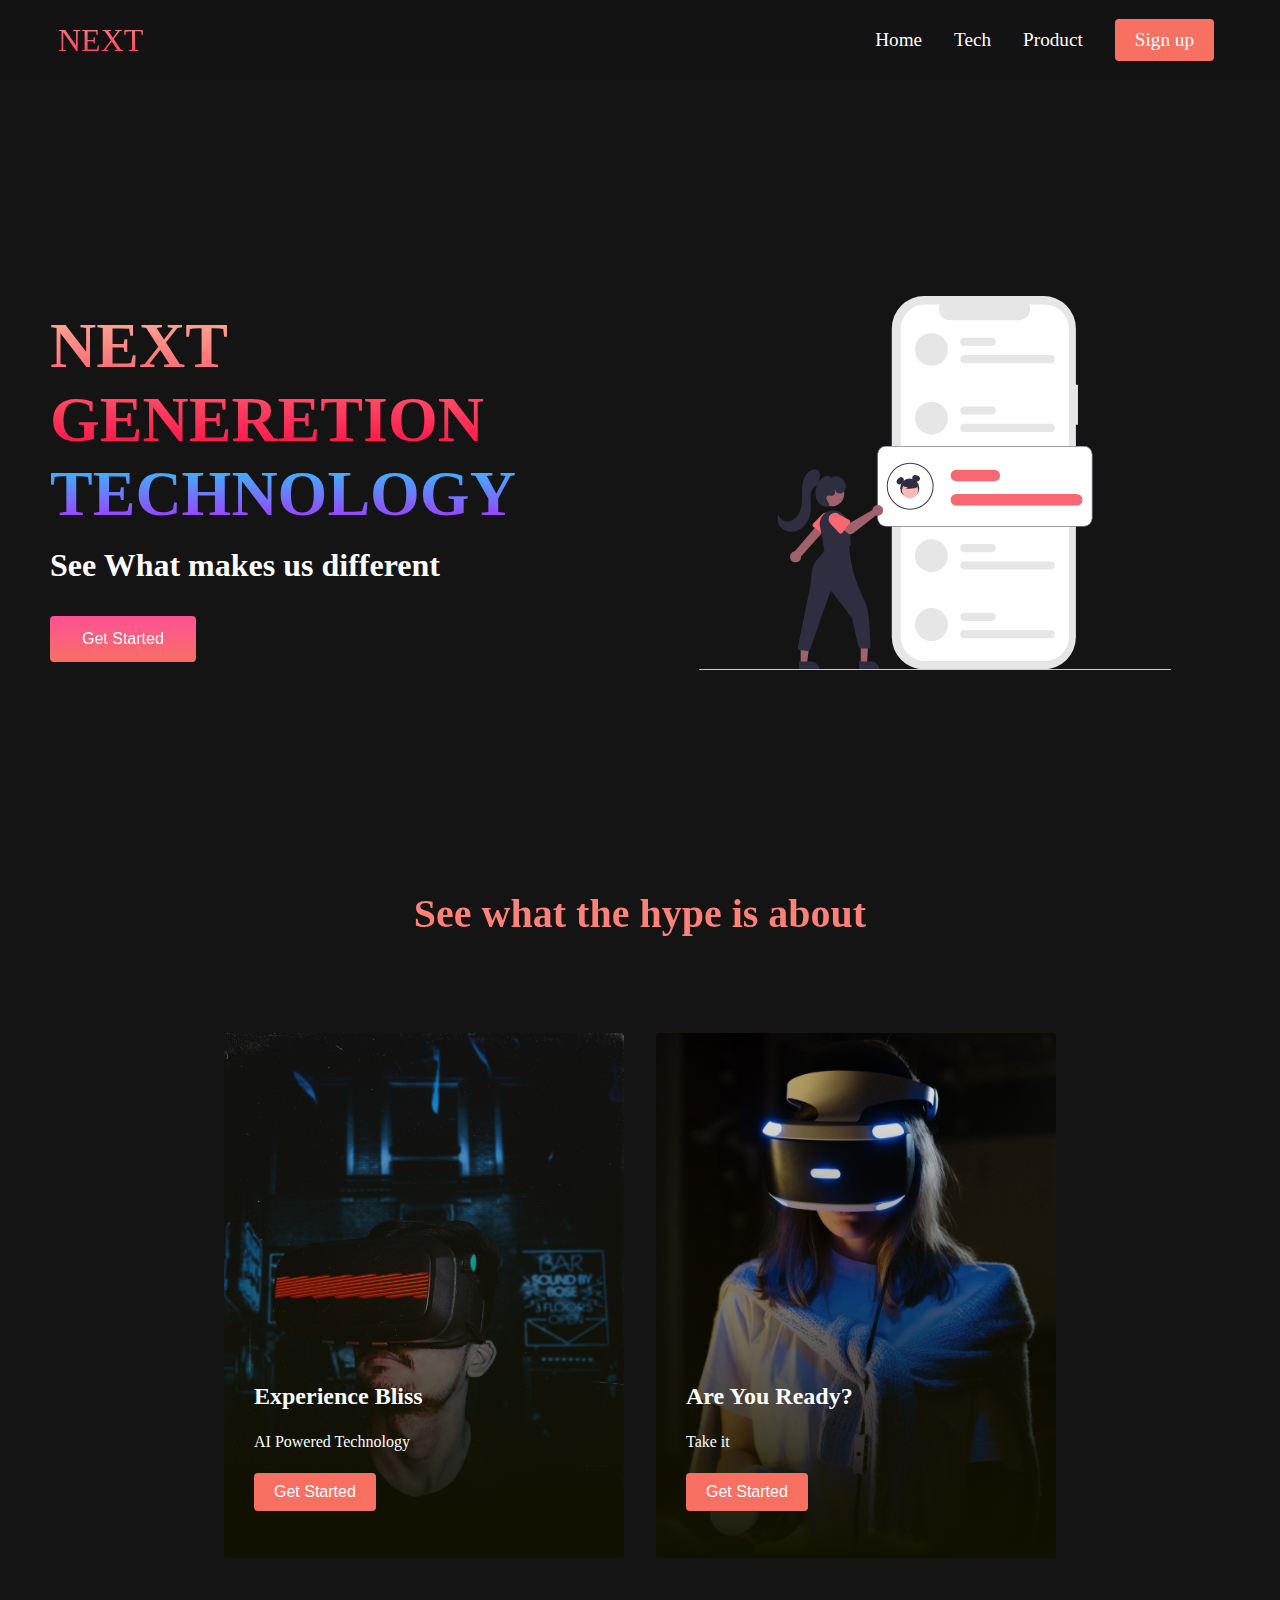
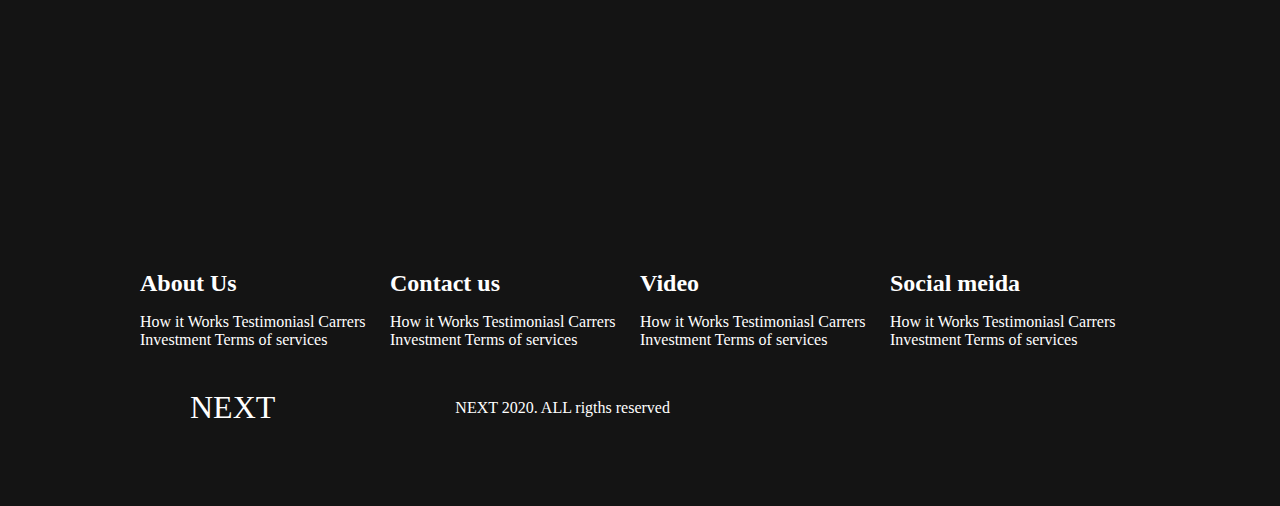
<file: index.html>
<!DOCTYPE html>
<html lang="en">
<head>
    <meta charset="UTF-8">
    <meta name="viewport" content="width=device-width, initial-scale=1.0">
    <title>Document</title>
    <link href="https://fonts.googleapis.com/css2?family=Kumbh+Sans:wght@100;300;400;600;700;800;900&family=Montserrat:wght@500;600;700;900&family=Oswald:wght@200;400;500;600;700&family=Poppins:wght@200;300;400;500;600;700;900&family=Roboto:wght@100;300;400;500;700;900&display=swap" rel="stylesheet">
    <link rel="stylesheet" href="https://use.fontawesome.com/releases/v5.15.4/css/all.css" integrity="sha384-DyZ88mC6Up2uqS4h/KRgHuoeGwBcD4Ng9SiP4dIRy0EXTlnuz47vAwmeGwVChigm" crossorigin="anonymous"/>
    <link rel="stylesheet" href="style.css">
</head>
<body>
    <nav class="navbar">
        <div class="navbar_container">
            <a href="/" id="navbar_logo"><i class="fas fa-gem"></i> NEXT</a>
            <div class="navbar_toggle" id="mobile-menu" onclick="abc()">
                <span class="bar"></span>
                <span class="bar"></span>
                <span class="bar"></span>
            </div>
            <ul class="navbar_menu"> 
                <li class="navbar_item">
                    <a href="/" class="navbar_links">Home</a>
                </li>
                <li class="navbar_item">
                    <a href="/texh.html" class="navbar_links">Tech</a>
                </li>
                <li class="navbar_item">
                    <a href="/product.html" class="navbar_links">Product</a>
                </li>
                <li class="navbar_btn">
                    <a href="/" class="button ">Sign up</a>
                </li>
            </ul>
        </div>
    </nav>

    <!-- HERO SECTION -->


    <div class="main">
        <div class="main_container">
            <div class="main_content">
                <h1>NEXT GENERETION</h1>
                <h2>TECHNOLOGY</h2>
                <p>See What makes us different</p>
                <button class="main_btn" href="/">Get Started</button>
            </div>
            <div class="main_img-content">
                <img src="undraw_status_update_re_dm9y.svg" alt="pic" id="main_img">
            </div>
        </div>
    </div>
    
    <!-- services section -->
<div class="services">
    <h1>See what the hype is about </h1>
    <div class="services_container">
        <div class="services_card">
            <h2>Experience Bliss</h2>
            <p>AI Powered Technology</p>
            <button>Get Started</button>
        </div>
        <div class="services_card">
            <h2>Are You Ready?</h2>
            <p>Take it</p>
            <button>Get Started</button>
        </div>
    </div>
</div>


<!-- footer section -->
<div class="footer_container">
    <div class="footer_links">
        <div class="footer_link-wrapper">
            <div class="footer_link-items">
                <h2>About Us</h2>
                <a href="/">How it Works</a>
                <a href="/">Testimoniasl</a>
                <a href="/">Carrers</a>
                <a href="/">Investment</a>
                <a href="/">Terms of services</a>
            </div>
            <div class="footer_link-items">
                <h2> Contact us</h2>
                <a href="/">How it Works</a>
                <a href="/">Testimoniasl</a>
                <a href="/">Carrers</a>
                <a href="/">Investment</a>
                <a href="/">Terms of services</a>
            </div>
            
        </div>
        <div class="footer_link-wrapper">
            <div class="footer_link-items">
                <h2> Video</h2>
                <a href="/">How it Works</a>
                <a href="/">Testimoniasl</a>
                <a href="/">Carrers</a>
                <a href="/">Investment</a>
                <a href="/">Terms of services</a>
            </div>
            <div class="footer_link-items">
                <h2>Social meida</h2>
                <a href="/">How it Works</a>
                <a href="/">Testimoniasl</a>
                <a href="/">Carrers</a>
                <a href="/">Investment</a>
                <a href="/">Terms of services</a>
            </div>
            
        </div>
    </div>
    <div class="social_media">
        <div class="social_wrap">
            <div class="footer_logo">
                <a href="/" id="footer_logo"><i class="fas faa-gem"></i>NEXT</a>
            </div>
            <p class="website_rights">
                NEXT 2020. ALL rigths reserved
            </p>
            <div class="social_icons">
                <a href="" class="social_icon-link" target="_blank">
                    <i class="fab fa-facebook"></i>
                </a>
                <a href="" class="social_icon-link" target="_blank">
                    <i class="fab fa-instagram"></i>
                </a>
                <a href="" class="social_icon-link" target="_blank">
                    <i class="fab fa-twitter"></i>
                </a>
                <a href="" class="social_icon-link" target="_blank">
                    <i class="fab fa-linkedin"></i>
                </a>
                <a href="" class="social_icon-link" target="_blank">
                    <i class="fab fa-youtube"></i>
                </a>
            </div>
        </div>
    </div>
</div>
    <script src="app.js"></script>
</body>
</html>
</file>
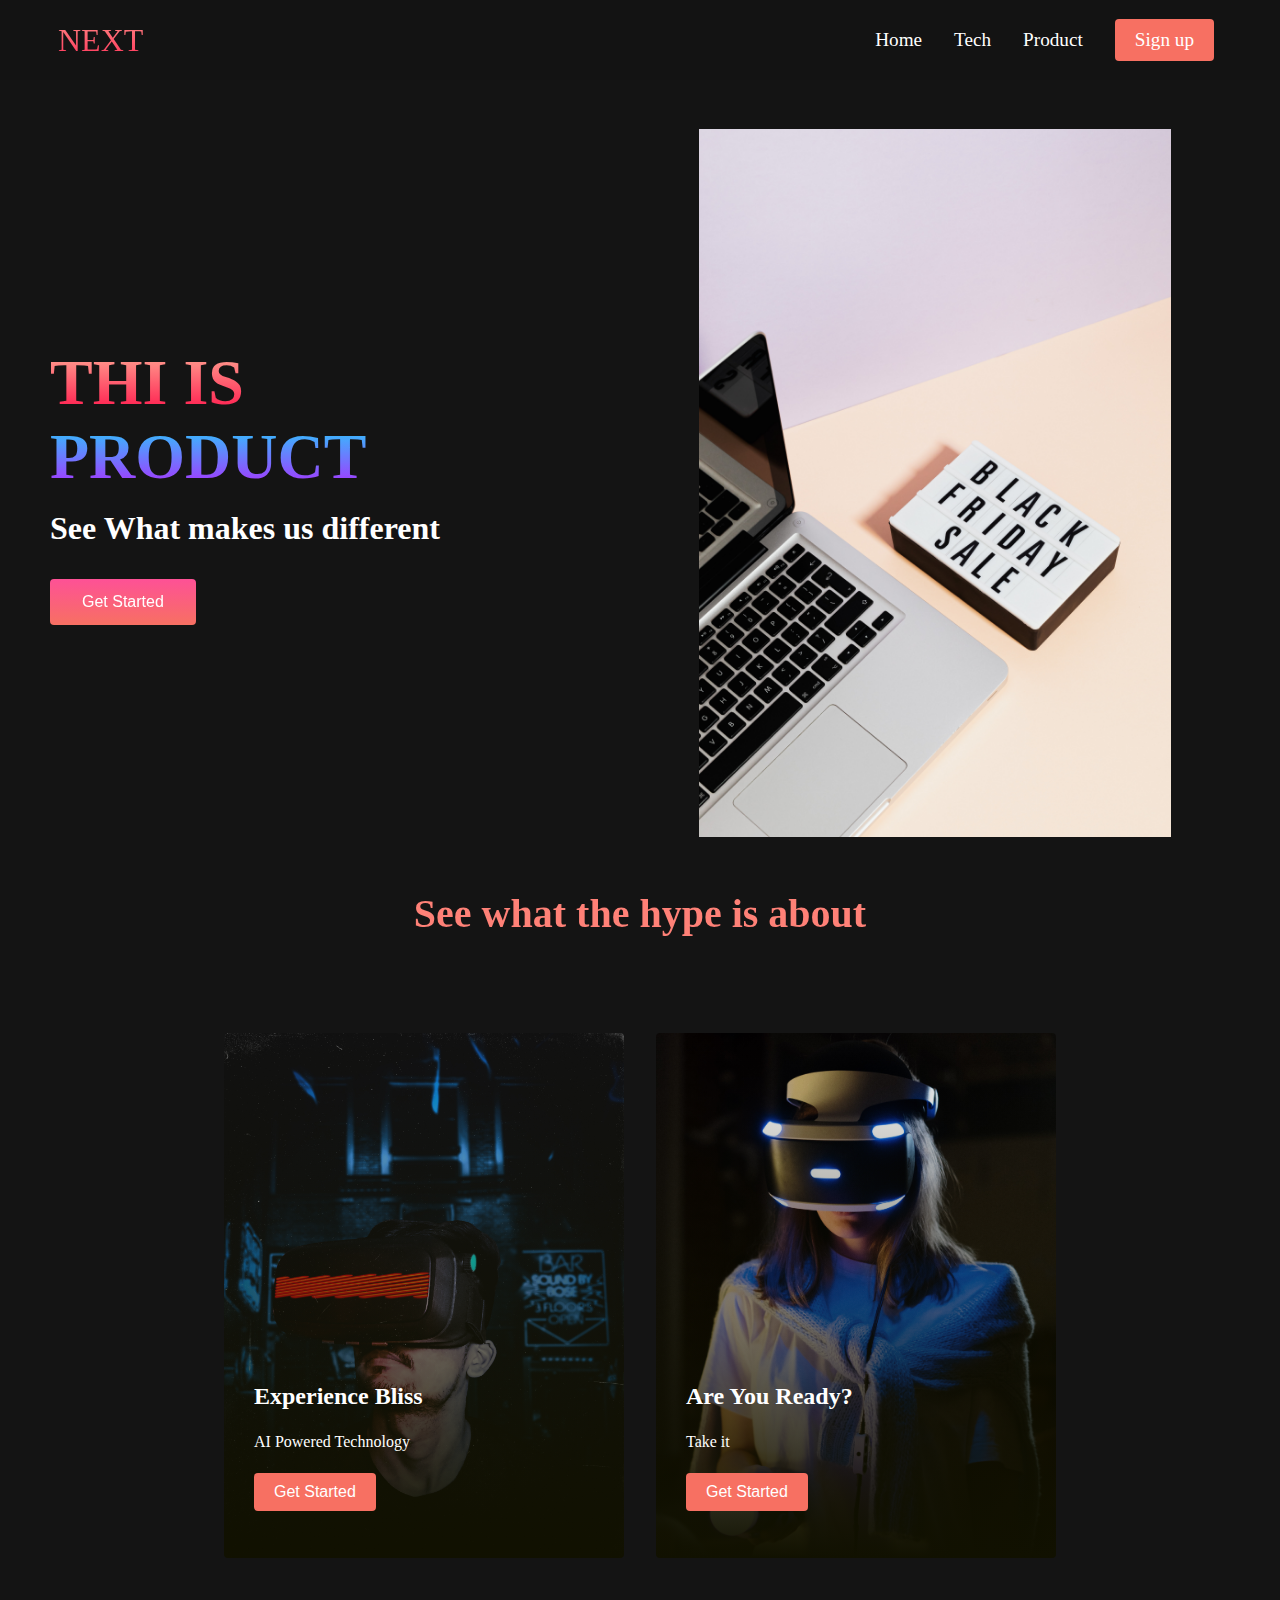
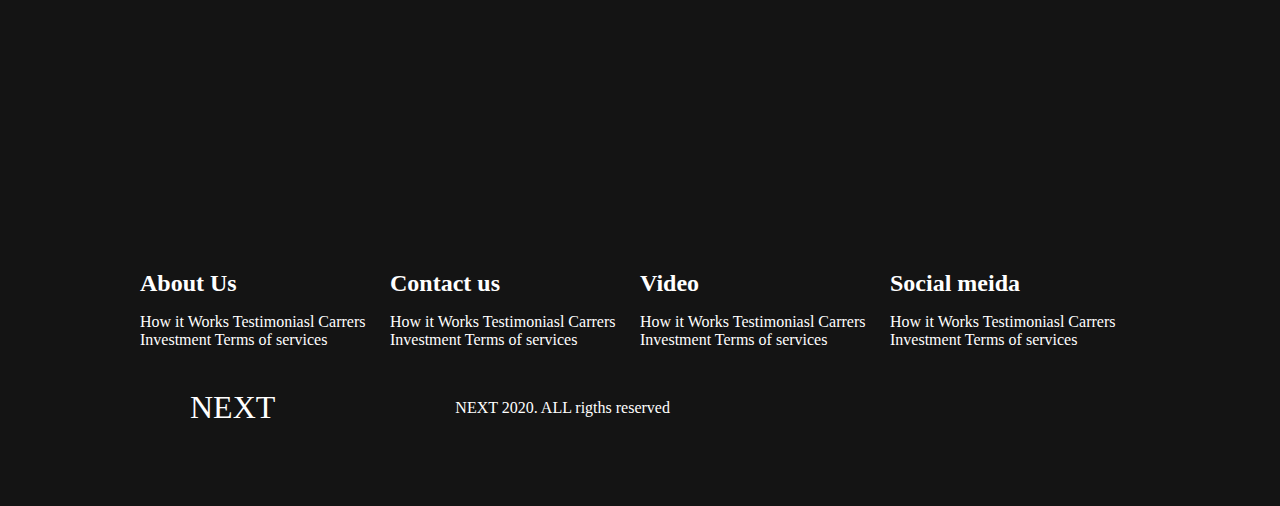
<file: product.html>
<!DOCTYPE html>
<html lang="en">
<head>
    <meta charset="UTF-8">
    <meta name="viewport" content="width=device-width, initial-scale=1.0">
    <title>Document</title>
    <link href="https://fonts.googleapis.com/css2?family=Kumbh+Sans:wght@100;300;400;600;700;800;900&family=Montserrat:wght@500;600;700;900&family=Oswald:wght@200;400;500;600;700&family=Poppins:wght@200;300;400;500;600;700;900&family=Roboto:wght@100;300;400;500;700;900&display=swap" rel="stylesheet">
    <link rel="stylesheet" href="https://use.fontawesome.com/releases/v5.15.4/css/all.css" integrity="sha384-DyZ88mC6Up2uqS4h/KRgHuoeGwBcD4Ng9SiP4dIRy0EXTlnuz47vAwmeGwVChigm" crossorigin="anonymous"/>
    <link rel="stylesheet" href="style.css">
</head>
<body>
    <nav class="navbar">
        <div class="navbar_container">
            <a href="/" id="navbar_logo"><i class="fas fa-gem"></i> NEXT</a>
            <div class="navbar_toggle" id="mobile-menu" onclick="abc()">
                <span class="bar"></span>
                <span class="bar"></span>
                <span class="bar"></span>
            </div>
            <ul class="navbar_menu"> 
                <li class="navbar_item">
                    <a href="/" class="navbar_links">Home</a>
                </li>
                <li class="navbar_item">
                    <a href="/texh.html" class="navbar_links">Tech</a>
                </li>
                <li class="navbar_item">
                    <a href="/" class="navbar_links">Product</a>
                </li>
                <li class="navbar_btn">
                    <a href="/" class="button ">Sign up</a>
                </li>
            </ul>
        </div>
    </nav>

    <!-- HERO SECTION -->


    <div class="main">
        <div class="main_container">
            <div class="main_content">
                <h1>THI IS </h1>
                <h2>PRODUCT</h2>
                <p>See What makes us different</p>
                <button class="main_btn" href="/">Get Started</button>
            </div>
            <div class="main_img-content">
                <img src="pexels-karolina-grabowska-5632380.jpg" alt="pic" id="main_img">
            </div>
        </div>
    </div>
    
    <!-- services section -->
<div class="services">
    <h1>See what the hype is about </h1>
    <div class="services_container">
        <div class="services_card">
            <h2>Experience Bliss</h2>
            <p>AI Powered Technology</p>
            <button>Get Started</button>
        </div>
        <div class="services_card">
            <h2>Are You Ready?</h2>
            <p>Take it</p>
            <button>Get Started</button>
        </div>
    </div>
</div>


<!-- footer section -->
<div class="footer_container">
    <div class="footer_links">
        <div class="footer_link-wrapper">
            <div class="footer_link-items">
                <h2>About Us</h2>
                <a href="/">How it Works</a>
                <a href="/">Testimoniasl</a>
                <a href="/">Carrers</a>
                <a href="/">Investment</a>
                <a href="/">Terms of services</a>
            </div>
            <div class="footer_link-items">
                <h2> Contact us</h2>
                <a href="/">How it Works</a>
                <a href="/">Testimoniasl</a>
                <a href="/">Carrers</a>
                <a href="/">Investment</a>
                <a href="/">Terms of services</a>
            </div>
            
        </div>
        <div class="footer_link-wrapper">
            <div class="footer_link-items">
                <h2> Video</h2>
                <a href="/">How it Works</a>
                <a href="/">Testimoniasl</a>
                <a href="/">Carrers</a>
                <a href="/">Investment</a>
                <a href="/">Terms of services</a>
            </div>
            <div class="footer_link-items">
                <h2>Social meida</h2>
                <a href="/">How it Works</a>
                <a href="/">Testimoniasl</a>
                <a href="/">Carrers</a>
                <a href="/">Investment</a>
                <a href="/">Terms of services</a>
            </div>
            
        </div>
    </div>
    <div class="social_media">
        <div class="social_wrap">
            <div class="footer_logo">
                <a href="/" id="footer_logo"><i class="fas faa-gem"></i>NEXT</a>
            </div>
            <p class="website_rights">
                NEXT 2020. ALL rigths reserved
            </p>
            <div class="social_icons">
                <a href="" class="social_icon-link" target="_blank">
                    <i class="fab fa-facebook"></i>
                </a>
                <a href="" class="social_icon-link" target="_blank">
                    <i class="fab fa-instagram"></i>
                </a>
                <a href="" class="social_icon-link" target="_blank">
                    <i class="fab fa-twitter"></i>
                </a>
                <a href="" class="social_icon-link" target="_blank">
                    <i class="fab fa-linkedin"></i>
                </a>
                <a href="" class="social_icon-link" target="_blank">
                    <i class="fab fa-youtube"></i>
                </a>
            </div>
        </div>
    </div>
</div>
    <script src="app.js"></script>
</body>
</html>
</file>
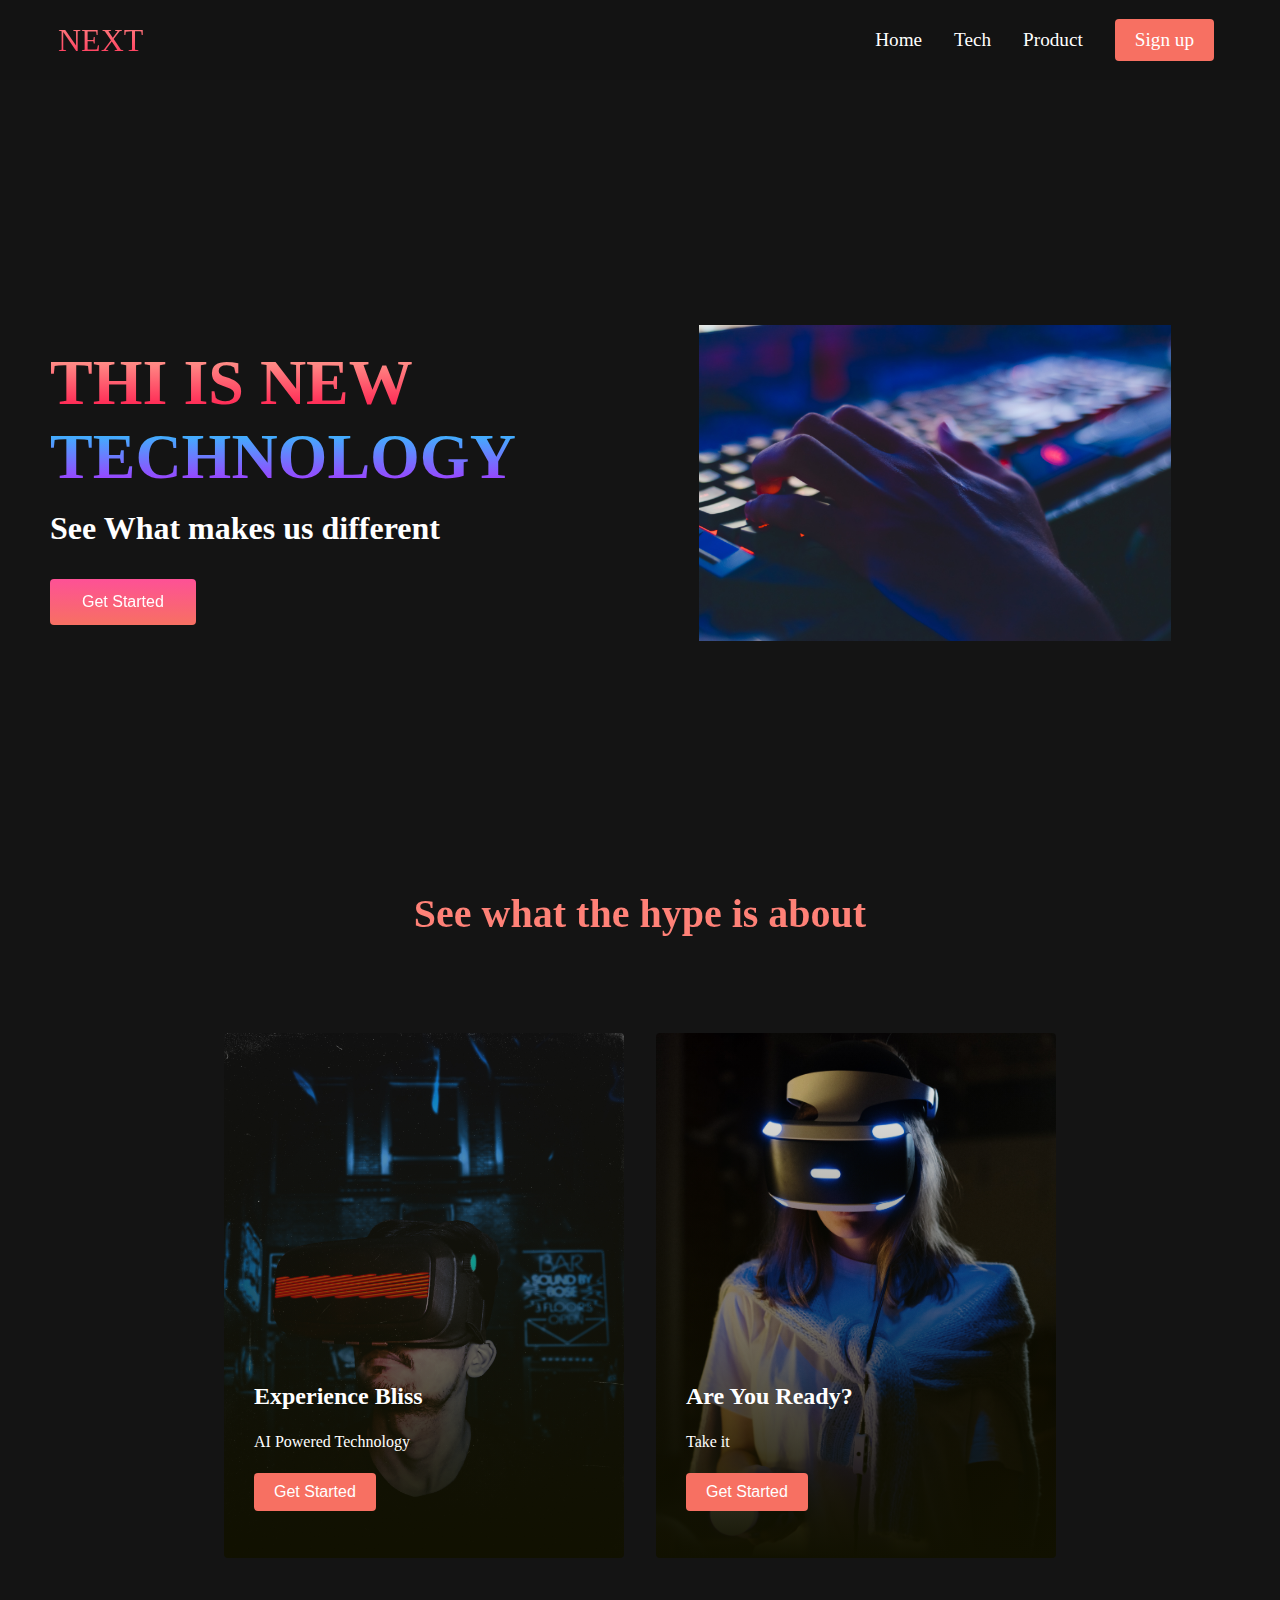
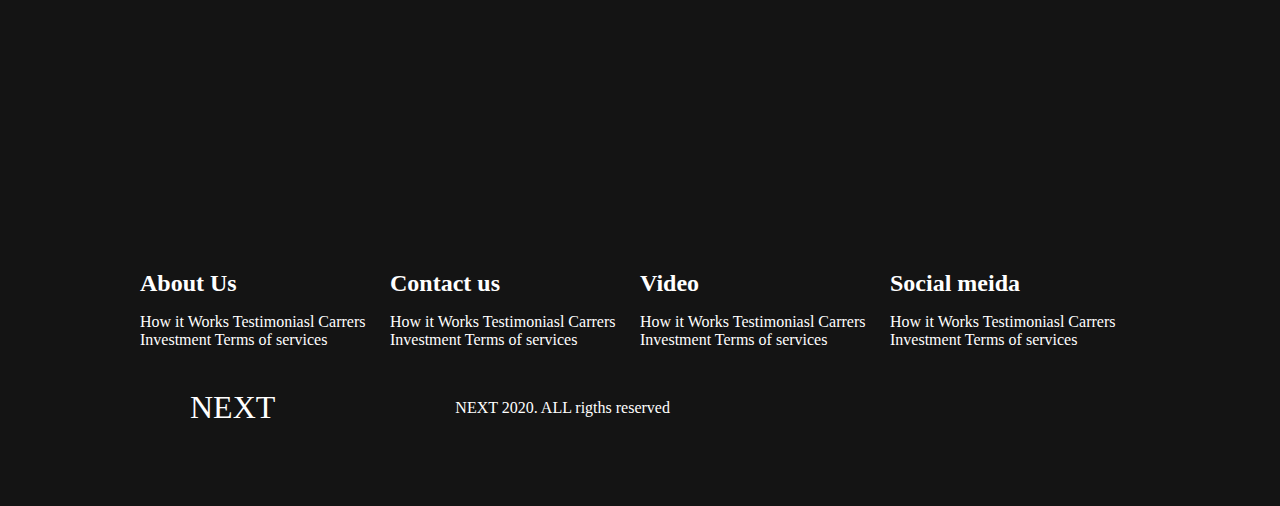
<file: texh.html>
<!DOCTYPE html>
<html lang="en">
<head>
    <meta charset="UTF-8">
    <meta name="viewport" content="width=device-width, initial-scale=1.0">
    <title>Document</title>
    <link href="https://fonts.googleapis.com/css2?family=Kumbh+Sans:wght@100;300;400;600;700;800;900&family=Montserrat:wght@500;600;700;900&family=Oswald:wght@200;400;500;600;700&family=Poppins:wght@200;300;400;500;600;700;900&family=Roboto:wght@100;300;400;500;700;900&display=swap" rel="stylesheet">
    <link rel="stylesheet" href="https://use.fontawesome.com/releases/v5.15.4/css/all.css" integrity="sha384-DyZ88mC6Up2uqS4h/KRgHuoeGwBcD4Ng9SiP4dIRy0EXTlnuz47vAwmeGwVChigm" crossorigin="anonymous"/>
    <link rel="stylesheet" href="style.css">
</head>
<body>
    <nav class="navbar">
        <div class="navbar_container">
            <a href="/" id="navbar_logo"><i class="fas fa-gem"></i> NEXT</a>
            <div class="navbar_toggle" id="mobile-menu" onclick="abc()">
                <span class="bar"></span>
                <span class="bar"></span>
                <span class="bar"></span>
            </div>
            <ul class="navbar_menu"> 
                <li class="navbar_item">
                    <a href="/" class="navbar_links">Home</a>
                </li>
                <li class="navbar_item">
                    <a href="/texh.html" class="navbar_links">Tech</a>
                </li>
                <li class="navbar_item">
                    <a href="/" class="navbar_links">Product</a>
                </li>
                <li class="navbar_btn">
                    <a href="/" class="button ">Sign up</a>
                </li>
            </ul>
        </div>
    </nav>

    <!-- HERO SECTION -->


    <div class="main">
        <div class="main_container">
            <div class="main_content">
                <h1>THI IS NEW</h1>
                <h2>TECHNOLOGY</h2>
                <p>See What makes us different</p>
                <button class="main_btn" href="/">Get Started</button>
            </div>
            <div class="main_img-content">
                <img src="pexels-soumil-kumar-735911.jpg" alt="pic" id="main_img">
            </div>
        </div>
    </div>
    
    <!-- services section -->
<div class="services">
    <h1>See what the hype is about </h1>
    <div class="services_container">
        <div class="services_card">
            <h2>Experience Bliss</h2>
            <p>AI Powered Technology</p>
            <button>Get Started</button>
        </div>
        <div class="services_card">
            <h2>Are You Ready?</h2>
            <p>Take it</p>
            <button>Get Started</button>
        </div>
    </div>
</div>


<!-- footer section -->
<div class="footer_container">
    <div class="footer_links">
        <div class="footer_link-wrapper">
            <div class="footer_link-items">
                <h2>About Us</h2>
                <a href="/">How it Works</a>
                <a href="/">Testimoniasl</a>
                <a href="/">Carrers</a>
                <a href="/">Investment</a>
                <a href="/">Terms of services</a>
            </div>
            <div class="footer_link-items">
                <h2> Contact us</h2>
                <a href="/">How it Works</a>
                <a href="/">Testimoniasl</a>
                <a href="/">Carrers</a>
                <a href="/">Investment</a>
                <a href="/">Terms of services</a>
            </div>
            
        </div>
        <div class="footer_link-wrapper">
            <div class="footer_link-items">
                <h2> Video</h2>
                <a href="/">How it Works</a>
                <a href="/">Testimoniasl</a>
                <a href="/">Carrers</a>
                <a href="/">Investment</a>
                <a href="/">Terms of services</a>
            </div>
            <div class="footer_link-items">
                <h2>Social meida</h2>
                <a href="/">How it Works</a>
                <a href="/">Testimoniasl</a>
                <a href="/">Carrers</a>
                <a href="/">Investment</a>
                <a href="/">Terms of services</a>
            </div>
            
        </div>
    </div>
    <div class="social_media">
        <div class="social_wrap">
            <div class="footer_logo">
                <a href="/" id="footer_logo"><i class="fas faa-gem"></i>NEXT</a>
            </div>
            <p class="website_rights">
                NEXT 2020. ALL rigths reserved
            </p>
            <div class="social_icons">
                <a href="" class="social_icon-link" target="_blank">
                    <i class="fab fa-facebook"></i>
                </a>
                <a href="" class="social_icon-link" target="_blank">
                    <i class="fab fa-instagram"></i>
                </a>
                <a href="" class="social_icon-link" target="_blank">
                    <i class="fab fa-twitter"></i>
                </a>
                <a href="" class="social_icon-link" target="_blank">
                    <i class="fab fa-linkedin"></i>
                </a>
                <a href="" class="social_icon-link" target="_blank">
                    <i class="fab fa-youtube"></i>
                </a>
            </div>
        </div>
    </div>
</div>
    <script src="app.js"></script>
</body>
</html>
</file>
<file: style.css>
@import url("https://fonts.googleapis.com/css2?family=Kumbh+Sans:wght@100;300;400;600;700;800;900&family=Montserrat:wght@500;600;700;900&family=Oswald:wght@200;400;500;600;700&family=Poppins:wght@200;300;400;500;600;700;900&family=Roboto:wght@100;300;400;500;700;900&display=swap");
* {
  padding: 0;
  margin: 0;
  box-sizing: border-box;
}
a {
  text-decoration: none;
}
li {
  list-style: none;
}
.navbar {
  background: #131313;
  height: 80px;
  display: flex;
  justify-content: center;
  align-items: center;
  font-size: 1.2rem;
  position: sticky;
  top: 0;
  z-index: 999;
}
.navbar_container {
  display: flex;
  justify-content: space-between;
  z-index: 1;
  width: 100%;
  max-width: 1300px;
  margin: 0 auto;
  padding: 0 50px;
}
#navbar_logo {
  background-color: #ff8177;
  background-image: linear-gradient(to top, #ff0844 0%, #ffb199 100%);
  background-size: 100%;
  -webkit-background-clip: text;
  -webkit-text-fill-color: transparent;
  display: flex;
  align-items: center;
  cursor: pointer;
  font-size: 2rem;
  -moz-background-clip: text;
}
.fa-gem {
  margin-right: 0.5rem;
}
.navbar_menu {
  display: flex;
  text-align: center;
  list-style: none;
  align-items: center;
}
.navbar_item {
  height: 80px;
}
.navbar_links {
  color: #fff;
  display: flex;
  align-items: center;
  justify-content: center;
  padding: 0 1rem;
  height: 100%;
}
.navbar_btn {
  display: flex;
  justify-content: center;
  align-items: center;
  padding: 0 1rem;
  width: 100%;
}
.button {
  display: flex;
  justify-content: center;
  align-items: center;
  text-decoration: none;
  width: 100%;
  height: 100%;
  border: none;
  color: #fff;
  border-radius: 4px;
  background-color: #f77062;
  padding: 10px 20px;
}
.button:hover {
  background: #4837ff;
  transition: all 0.3s ease;
}
.navbar_links:hover {
  color: #f77062;
  transition: all 0.3s ease;
}
@media screen and (max-width: 960px) {
  .navbar_container {
    display: flex;
    justify-content: space-between;
    height: 80px;
    width: 100%;
    max-width: 1300px;
    padding: 0;
    z-index: 1;
  }
  .navbar_menu {
    display: grid;
    grid-template-columns: auto;
    margin: 0;
    width: 100%;
    position: absolute;
    top: -1000px;
    opacity: 0;
    transition: all 0.5s ease;
    height: 50vh;
    z-index: -1;
    background: #131313;
  }
  .navbar_menu.active {
    background: #131313;
    top: 100%;
    opacity: 1;
    transition: all 0.5 ease;
    height: 50vh;
    z-index: 99;
    font-size: 1.6rem;
    font-size: 1.5rem;
  }
  #navbar_logo {
    padding-left: 25px;
  }
  .navbar_toggle .bar {
    width: 25px;
    height: 3px;
    margin: 5px auto;
    transition: all 0.5s ease-in-out;
    background: #fff;
  }
  .navbar_item {
    width: 100%;
  }
  .navabr_links {
    text-align: center;
    padding: 2rem;
    width: 100%;
    display: table;
  }
  #mobile-menu {
    position: absolute;
    top: 20%;
    right: 5%;
    transform: translate(5%, 20%);
  }
  .navbar_btn {
    padding-bottom: 2rem;
  }
  .button {
    display: flex;
    justify-content: center;
    align-items: center;
    width: 80%;

    height: 80px;
    margin: 0;
  }

  .navbar_toggle .bar {
    display: block;
    cursor: pointer;
  }
  #mobile-menu.is-active .bar:nth-child(2) {
    opacity: 0;
  }
  #mobile-menu.is-active .bar:nth-child(1) {
    transform: translateY(8px) rotate(45deg);
  }
  #mobile-menu.is-active .bar:nth-child(3) {
    transform: translateY(-8px) rotate(-45deg);
  }
}

/* HERO SECTION */

.main {
  background: #141414;
}
.main_container {
  display: grid;
  grid-template-columns: 1fr 1fr;
  align-items: center;
  justify-self: center;
  margin: 0 auto;
  height: 90vh;
  background-color: #141414;
  z-index: 1;
  width: 100%;
  max-width: 1300px;
  padding: 0 50px;
}
.main_content h1 {
  font-size: 4rem;
  background-image: linear-gradient(to top, #ff0844 0%, #ffb199 100%);
  background-size: 100%;
  -webkit-background-clip: text;
  -moz-background-clip: text;
  -webkit-text-fill-color: transparent;
  -moz-text-fill-color: transparent;
}
.main_content h2 {
  font-size: 4rem;
  background-image: linear-gradient(to top, #b721ff 0%, #21d4fd 100%);
  background-size: 100%;
  -webkit-background-clip: text;
  -moz-background-clip: text;
  -webkit-text-fill-color: transparent;
  -moz-text-fill-color: transparent;
}

.main_content p {
  margin-top: 1rem;
  font-size: 2rem;
  font-weight: 700;
  color: #fff;
}
.main_btn {
  font-size: 1rem;
  background-image: linear-gradient(to top, #f77062, #fe5196 100%);
  padding: 14px 32px;
  border: none;
  border-radius: 4px;
  color: #fff;
  margin-top: 2rem;
  cursor: pointer;
  position: relative;
  transition: all 0.5s;
  outline: none;
  z-index: 1;
}
.main_btn  {
  position: relative;
  color: #fff;

  z-index: 9999;
}

.main_btn:after {
  content: "";
  width: 0%;
  position: absolute;
  background-color: blue;
  height: 100%;
  left: 0;
  top: 0;
  transition: all 0.35s;
  border-radius: 4px;
 
}
.main_btn:hover:after {
  width: 100%;
  transition: 1s ease-in-out;
}
.main_img-content {
  text-align: center;
}
#main_img {
  height: 80%;
  width: 80%;
}

/* mobile responsive */
@media screen and (max-width: 768px) {
  .main_container {
    display: grid;
    grid-template-columns: auto;
    align-items: center;
    justify-content: center;
    width: 100%;
    margin: 0 auto;
    height: 90vh;
  }
  .main_content {
    text-align: center;
    margin-bottom: 4rem;
  }
  .main_content h1 {
    font-size: 2.5rem;
    margin-top: 2rem;
  }
  .main_content h2 {
    font-size: 3rem;
  }
  .main_content p {
    margin-top: 1rem;
    font-size: 1.5rem;
  }
}

@media screen and (max-width: 480px) {
  .main_content h1 {
    font-size: 2rem;
    margin-top: 3rem;
  }
  .main_content h2 {
    font-size: 2rem;
  }
  .main_content p {
    margin-top: 2rem;
    font-size: 1.5rem;
  }
  .main_btn {
    padding: 12px 36px;
    margin: 2.5rem 0;
  }
}

/* services secction */
.services {
  background: #141414;
  display: flex;
  flex-direction: column;
  align-items: center;
  height: 100vh;
}
.services h1 {
  background-color: #ff8177;
  background-image: linear-gradient(
    to rigth,
    #ff8177 0%,
    #ff867a,
    #ff8c7f 21%,
    #f99185 52%,
    #cf556c 78%,
    #b12a5b 100%
  );
  background-size: 100%;
  margin-bottom: 5rem;
  font-size: 2.5rem;

  -webkit-background-clip: text;
  -moz-background-clip: text;
  -webkit-text-fill-color: transparent;
  -moz-text-fill-color: transparent;
}
.services_container {
  display: flex;
  justify-content: center;
  flex-wrap: wrap;
}
.services_card {
  margin: 1rem;
  height: 525px;
  width: 400px;
  border-radius: 4px;
  background-image: linear-gradient(
      to bottom,
      rgba(0, 0, 0, 0) 0%,
      rgba(17, 17, 0.6) 100%
    ),
    url("pexels-harsch-shivam-2007647.jpg");
    background-size: cover;
    background-size: cover;
    position: relative;
    color: #fff;
}
.services_card:nth-child(2){
    background-image: linear-gradient(
        to bottom,
        rgba(0, 0, 0, 0) 0%,
        rgba(17, 17, 0.6) 100%
      ),
      url("pexels-cottonbro-studio-4009626.jpg");

}
.services h2{
    position: absolute;
    top: 350px;
    left: 30px;


}
.services_card p{
    position: absolute;
    top: 400px;
    left: 30px;
}
.services_card button{
    color: #fff;
    padding: 10px 20px;
    outline: none;
    border-radius: 4px;
    position: absolute;
    border: none;
    font-size: 1rem;
    left: 30px;
    top: 440px;
    background: #f77062;
    cursor: pointer;
}

.services_card:hover{
    transform: scale(1.075);
    transition: 0.2s ease-in;
    cursor: pointer;
}

@media  screen and (max-width:960px) {
  .services{
    height: 1600px;
  }
  .services h1{
    font-size: 2rem;
    margin-top: 12rem;
  }
}
@media screen and (max-width:480px){
.services{
  height: 1400px;
}
.services h1{
  font-size: 1.2rem;
}
.services_card{
  width: 380px;
}
}

/* footer csss */

.footer_container{
  background-color: #141414;
  padding: 5rem 0;
  display: flex;
  flex-direction: column;
  justify-content: center;
  align-items: center;

}
#footer_logo{
  color: #fff;
  display: flex;
  align-items: center;
  cursor: pointer;
  text-decoration: none;
  font-size: 2rem;
}
#footer_logo i{
  color: #fff;
  
}
.footer_links{
  width: 100%;
  max-width: 1000px;
  display: flex;
  justify-content: center;
}
.footer_link-wrapper{
  display: flex;
}
.footer_link-item{
  display: flex;
  flex-direction: column; 
  align-items: flex-start;
  margin: 16px;
  text-align: left;
  width: 160px;
  box-sizing: border-box;
}
.footer_link-items h2{
  margin-bottom:16px ;
}
.footer_link-items > h2{
  color: #fff;

}
.footer_link-items a{
 color: #fff;
 text-decoration: none; 
 margin-bottom: 0.5rem;
}
.footer_link-items a:hover{
  color: #b12a5b;
  transition: 0.3s ease-out;
}


/* social */
.social_icon-link{
  color: #fff;
  font-size: 24px;
}
.social_media{
  max-width: 1000px;
  width: 100%;
}
.social_wrap{
  display: flex;
  justify-content: space-between;
  align-items: center;
  width:90% ;
  max-width: 1000px;
  margin: 40px auto 0 auto;
}
.social_icons{
  display: flex;
  justify-content: space-between;
  align-items: center;
  width: 240px;
}
/* .social_logo{
  color: #fff;
  justify-self: flex-start;
  margin-left: 20px;
  cursor: pointer;
  text-decoration: none;
  font-size: 2rem;
  display: flex;
  align-items: center;
  margin-bottom:16px ;
} */
.website_rights{
  color: #fff;
}

@media screen and (max-width:890px){
  .footer_links{
    padding-top: 2rem;
  }
  #footer_logo{
    margin-bottom: 2rem;
  }
  .website_rights{
    margin-bottom: 2rem;
  }
  .footer_link-wrapper{
    flex-direction: column;
  }
  .social_media-wrap{
    flex-direction: column;
  }
}

@media screen and (max-width:480px){
  .footer_link-item{
    margin: 0;
    padding: 10px;
    width: 100%;
  }
}
</file>
